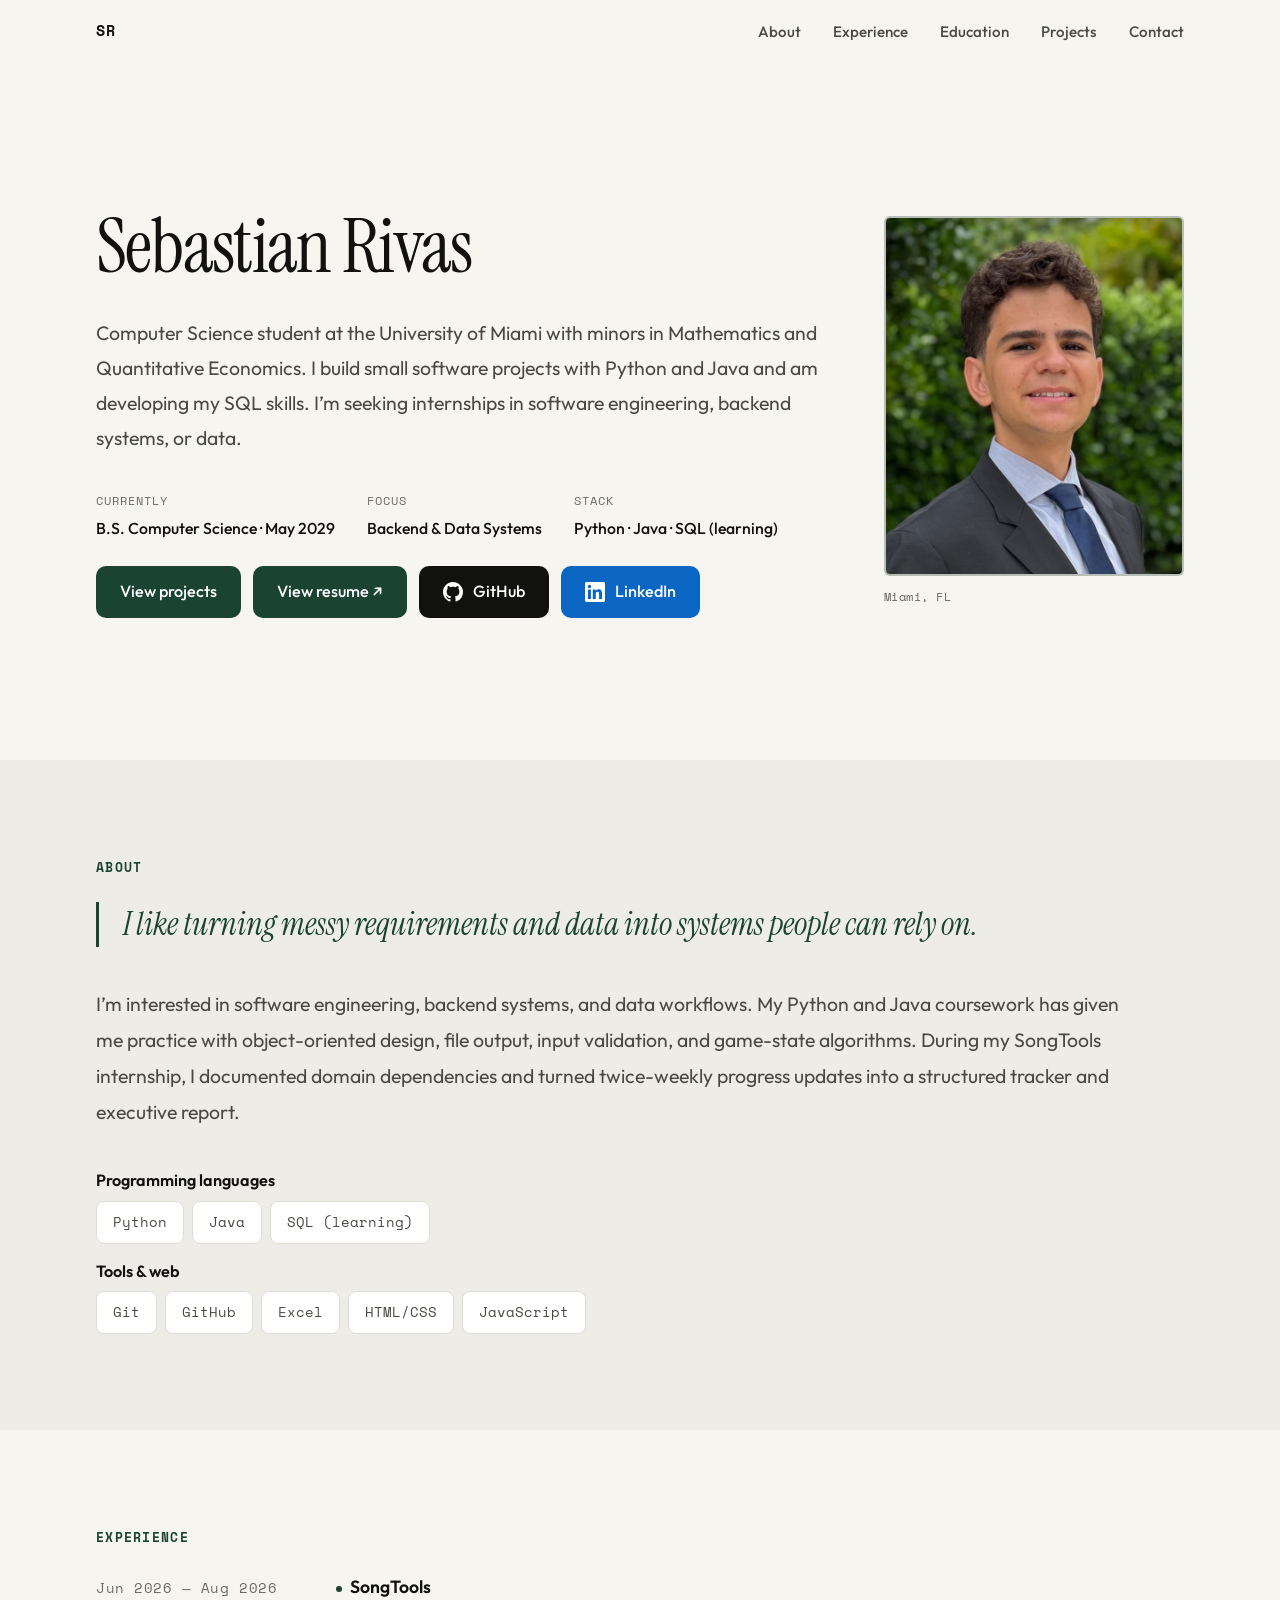
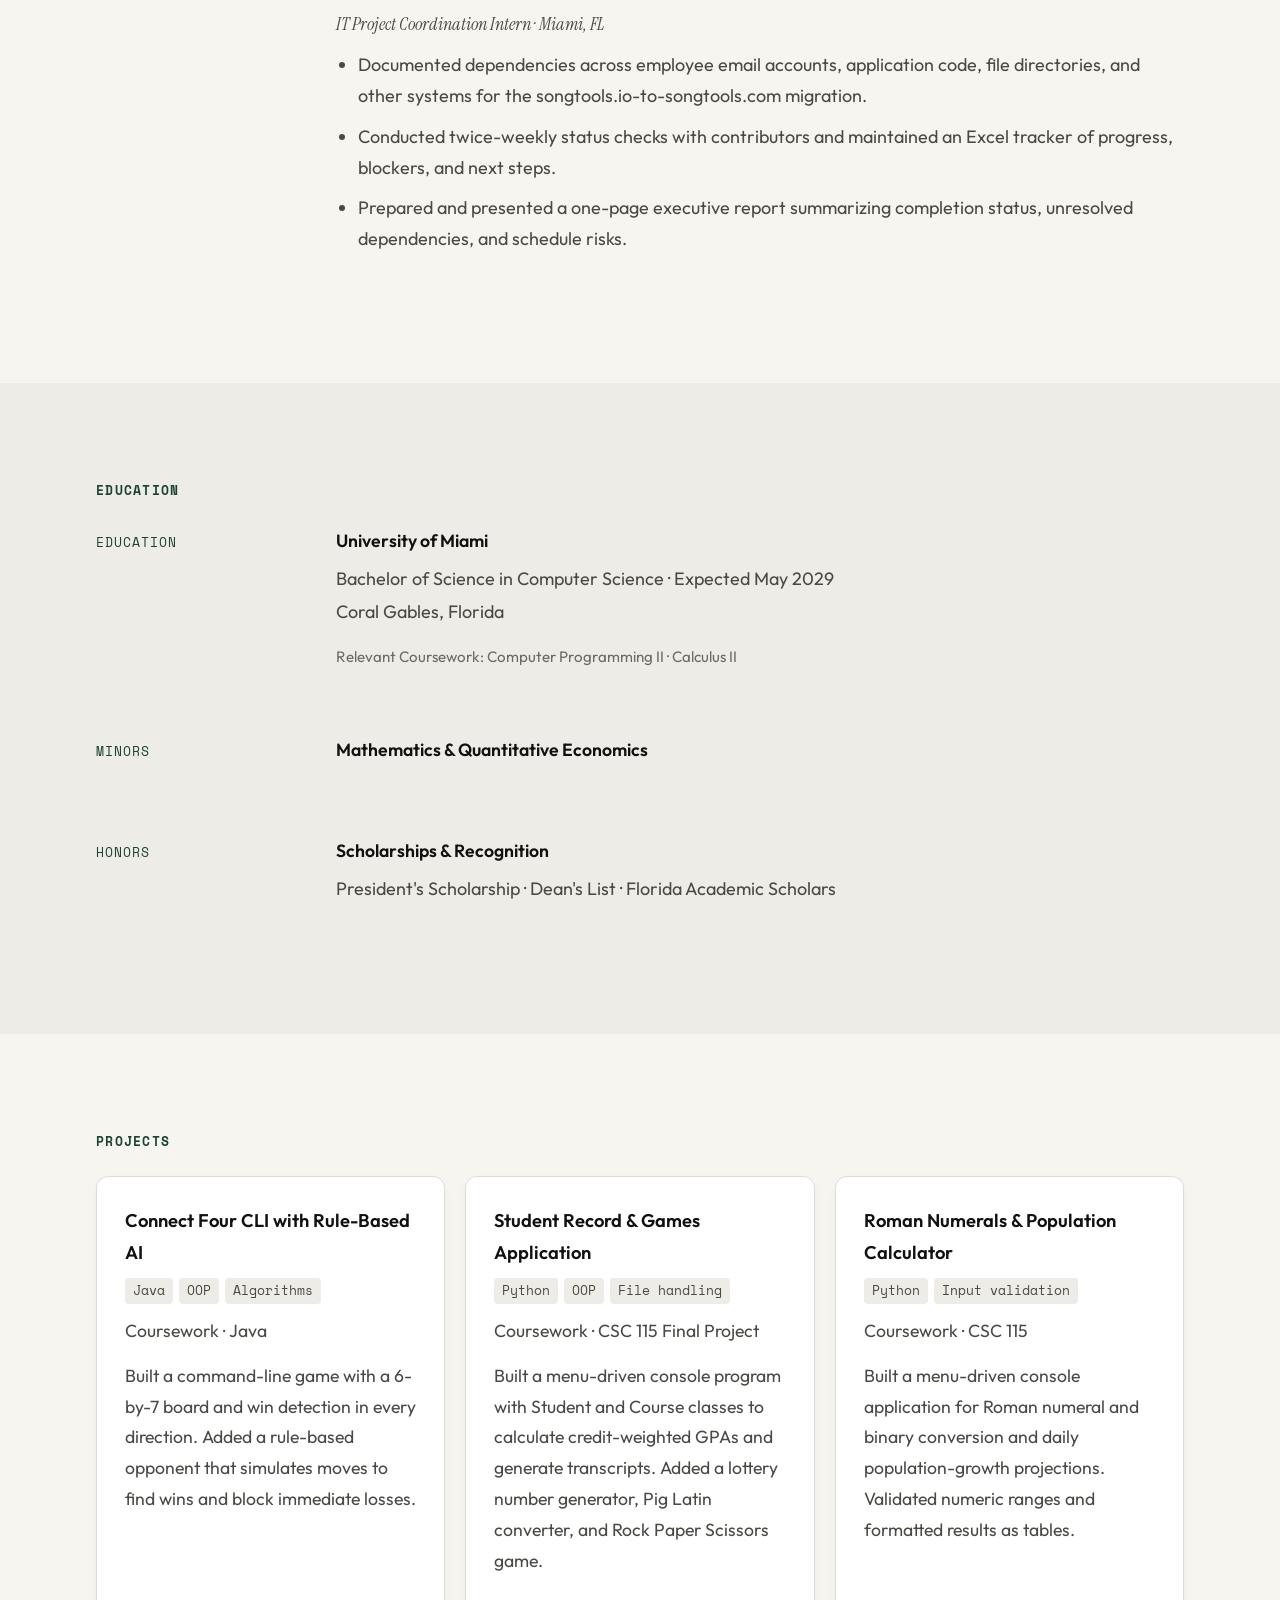
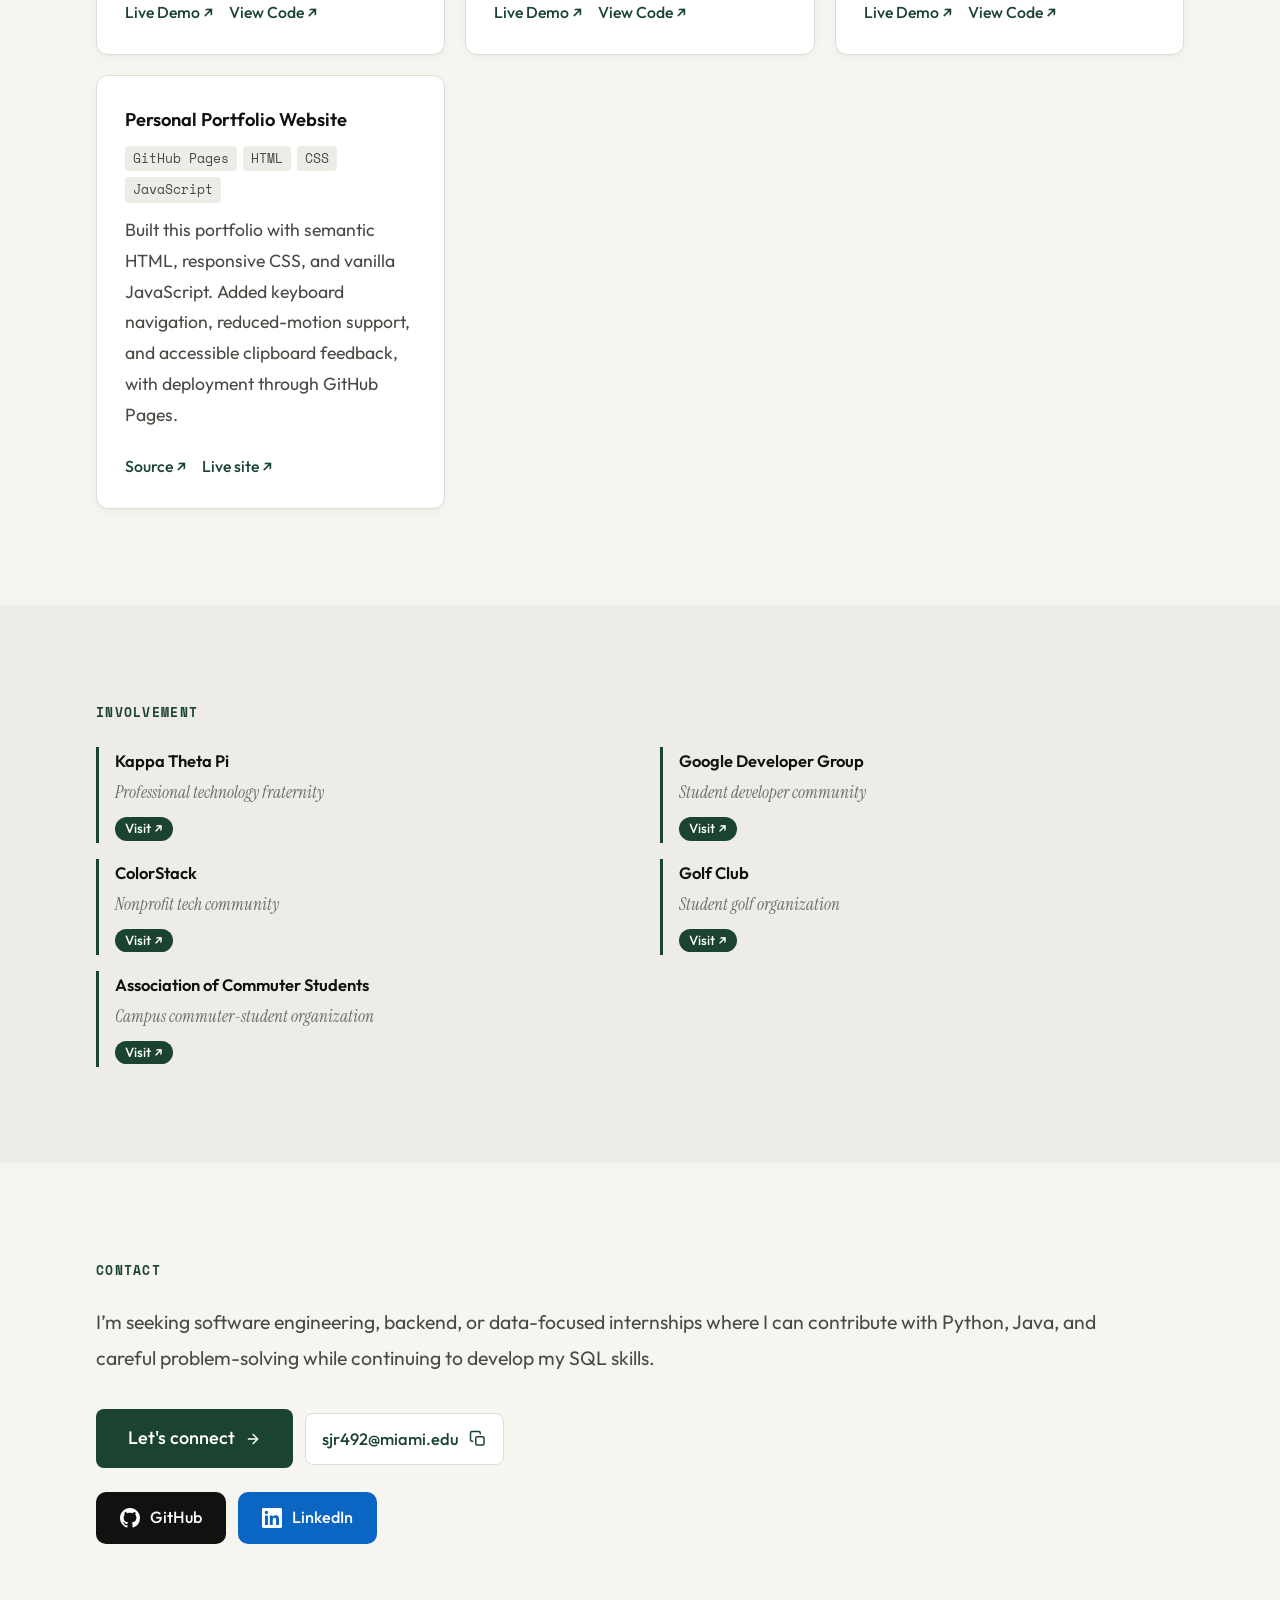
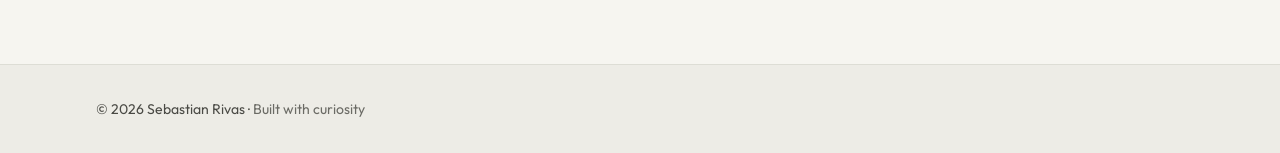
<file: index.html>
<!DOCTYPE html>
<html lang="en">
<head>
    <meta charset="UTF-8">
    <meta name="viewport" content="width=device-width, initial-scale=1.0">
    <title>Sebastian Rivas | Computer Science Student</title>
    <meta name="description" content="Computer Science student at the University of Miami interested in software engineering, backend systems, and data workflows.">
    <meta name="author" content="Sebastian Rivas">
    <link rel="canonical" href="https://sebastianjrivas.page/">
    <meta property="og:type" content="website">
    <meta property="og:url" content="https://sebastianjrivas.page/">
    <meta property="og:title" content="Sebastian Rivas | Computer Science Student">
    <meta property="og:description" content="Python and Java projects, professional experience, and education at the University of Miami.">
    <meta name="twitter:card" content="summary">
    <meta name="twitter:title" content="Sebastian Rivas | Computer Science Student">
    <meta name="twitter:description" content="Python and Java projects, professional experience, and education at the University of Miami.">
    <meta name="theme-color" content="#F6F5F0">
    <link rel="icon" type="image/x-icon" href="SR.ico">
    <link rel="preconnect" href="https://fonts.googleapis.com">
    <link rel="preconnect" href="https://fonts.gstatic.com" crossorigin>
    <link href="https://fonts.googleapis.com/css2?family=Instrument+Serif:ital@0;1&family=Outfit:wght@300;400;500;600;700&family=Space+Mono:ital,wght@0,400;0,700;1,400&display=swap" rel="stylesheet">
    <style>
        *, *::before, *::after { margin: 0; padding: 0; box-sizing: border-box; }

        :root {
            --bg: #F6F5F0;
            --bg-alt: #EDECE6;
            --surface: #FFFFFF;
            --text: #111110;
            --text-secondary: #4A4A45;
            --text-muted: #6B6B65;
            --accent: #1B4332;
            --accent-light: #2D6A4F;

            --border: #DDDDD5;
            --border-light: #EEEEEA;
            --card-shadow: 0 1px 3px rgba(0,0,0,0.04), 0 4px 12px rgba(0,0,0,0.03);
            --card-shadow-hover: 0 4px 16px rgba(0,0,0,0.08), 0 8px 32px rgba(0,0,0,0.04);

            --font-display: 'Instrument Serif', Georgia, serif;
            --font-body: 'Outfit', system-ui, sans-serif;
            --font-mono: 'Space Mono', 'Courier New', monospace;
            --ease: cubic-bezier(0.25, 1, 0.5, 1);
        }

        html {
            scroll-behavior: smooth;
            -webkit-font-smoothing: antialiased;
            font-size: 18px;
        }

        body {
            font-family: var(--font-body);
            background: var(--bg);
            color: var(--text);
            line-height: 1.72;
            overflow-x: hidden;
        }

        ::selection {
            background: var(--accent);
            color: #fff;
        }

        a {
            color: inherit;
            text-decoration: none;
        }

        a:focus-visible,
        button:focus-visible {
            outline: 2px solid var(--accent);
            outline-offset: 2px;
        }







        @keyframes fadeInUp {
            from { opacity: 0; transform: translateY(20px); }
            to { opacity: 1; transform: translateY(0); }
        }

        @keyframes fadeScale {
            from { opacity: 0; transform: translateY(20px) scale(0.98); }
            to { opacity: 1; transform: translateY(0) scale(1); }
        }

        @keyframes wordReveal {
            from { opacity: 0; transform: translateY(20px); }
            to { opacity: 1; transform: translateY(0); }
        }



        .container {
            width: 100%;
            max-width: 100%;
            margin: 0;
            padding: 0 96px;
        }

        section {
            padding: 96px 0;
        }

        .section-label {
            font-family: var(--font-mono);
            font-size: 0.72rem;
            font-weight: 700;
            text-transform: uppercase;
            letter-spacing: 0.1em;
            color: var(--accent);
            margin-bottom: 24px;
        }

        #about,
        #academics,
        #involvement,
        footer {
            background: var(--bg-alt);
        }

        #experience,
        #projects,
        #contact {
            background: var(--bg);
        }

        .nav {
            position: fixed;
            top: 0;
            left: 0;
            right: 0;
            z-index: 100;
            padding: 0 96px;
            height: 64px;
            display: flex;
            align-items: center;
            justify-content: space-between;
            background: rgba(246, 245, 240, 0.85);
            backdrop-filter: blur(14px);
            -webkit-backdrop-filter: blur(14px);
            border-bottom: 1px solid transparent;
            transition: border-color 0.3s var(--ease), backdrop-filter 0.3s var(--ease), -webkit-backdrop-filter 0.3s var(--ease);
            opacity: 0;
            transform: translateY(-12px);
        }

        .page-loaded .nav {
            animation: fadeInUp 0.6s var(--ease) 0ms both;
        }

        .nav.scrolled {
            border-bottom-color: var(--border);
            backdrop-filter: blur(22px);
            -webkit-backdrop-filter: blur(22px);
        }

        .nav-name {
            font-family: var(--font-mono);
            font-size: 0.86rem;
            font-weight: 700;
            letter-spacing: 0.08em;
            color: var(--text);
        }

        .nav-links {
            display: flex;
            gap: 32px;
            list-style: none;
        }

        .nav-links a {
            font-family: var(--font-body);
            font-size: 0.84rem;
            font-weight: 500;
            color: var(--text-secondary);
            position: relative;
            transition: color 0.3s var(--ease);
        }

        .nav-links a:hover {
            color: var(--text);
        }

        .nav-links a::after {
            content: '';
            position: absolute;
            bottom: -4px;
            left: 0;
            width: 0;
            height: 1px;
            background: var(--accent);
            transition: width 0.3s var(--ease);
        }

        .nav-links a:hover::after {
            width: 100%;
        }

        .nav-mobile-btn {
            display: none;
            background: none;
            border: none;
            font-size: 0.82rem;
            font-family: var(--font-body);
            font-weight: 500;
            color: var(--text-secondary);
            cursor: pointer;
            letter-spacing: 0.02em;
        }

        .mobile-menu {
            display: none;
            position: fixed;
            inset: 0;
            z-index: 101;
            background: var(--bg);
            flex-direction: column;
            align-items: flex-start;
            justify-content: center;
            padding: 48px;
            gap: 24px;
            opacity: 0;
            transition: opacity 0.3s var(--ease);
        }

        .mobile-menu.active { display: flex; opacity: 1; }

        .mobile-menu a {
            font-family: var(--font-display);
            font-size: 2rem;
            font-weight: 400;
            font-style: italic;
            color: var(--text);
            transition: color 0.3s var(--ease);
        }

        .mobile-menu a:hover { color: var(--accent); }

        .mobile-menu-close {
            position: absolute;
            top: 20px;
            right: 48px;
            background: none;
            border: none;
            font-family: var(--font-body);
            font-size: 0.82rem;
            color: var(--text-secondary);
            cursor: pointer;
        }

        .hero {
            min-height: min(100svh, 760px);
            padding-bottom: 0;
            display: flex;
            align-items: center;
            padding-top: 64px;
            background: var(--bg);
        }

        .hero-inner {
            padding: 64px 0;
            display: grid;
            grid-template-columns: 1fr 300px;
            gap: 64px;
            align-items: center;
        }

        .hero-text h1 {
            font-family: var(--font-display);
            font-size: clamp(2.8rem, 6vw, 4.2rem);
            font-weight: 400;
            letter-spacing: -0.02em;
            line-height: 1.08;
            color: var(--text);
            margin-bottom: 28px;
        }



        .hero-word {
            display: inline-block;
            opacity: 0;
            animation: wordReveal 0.5s var(--ease) forwards;
            animation-delay: var(--word-delay);
            animation-play-state: paused;
        }

        .page-loaded .hero-word {
            animation-play-state: running;
        }

        .hero-bio {
            font-family: var(--font-body);
            font-size: 1.08rem;
            color: var(--text-secondary);
            line-height: 1.8;
            max-width: 48rem;
            margin-bottom: 34px;
            opacity: 0;
            transform: translateY(20px);
        }

        .page-loaded .hero-bio {
            animation: fadeInUp 0.6s var(--ease) 600ms both;
        }

        .hero-meta {
            display: flex;
            gap: 32px;
            flex-wrap: wrap;
        }

        .hero-meta-item {
            display: flex;
            flex-direction: column;
            gap: 4px;
            opacity: 0;
            transform: translateY(20px);
        }

        .page-loaded .hero-meta-item:nth-child(1) { animation: fadeInUp 0.6s var(--ease) 800ms both; }
        .page-loaded .hero-meta-item:nth-child(2) { animation: fadeInUp 0.6s var(--ease) 900ms both; }
        .page-loaded .hero-meta-item:nth-child(3) { animation: fadeInUp 0.6s var(--ease) 1000ms both; }

        .hero-meta-label {
            font-family: var(--font-mono);
            font-size: 0.68rem;
            text-transform: uppercase;
            letter-spacing: 0.08em;
            color: var(--text-muted);
        }

        .hero-meta-value {
            font-family: var(--font-body);
            font-size: 0.88rem;
            font-weight: 500;
            color: var(--text);
        }

        .hero-meta-value a {
            color: var(--accent);
            border-bottom: 1px solid transparent;
            transition: border-color 0.3s var(--ease);
        }

        .hero-meta-value a:hover {
            border-bottom-color: var(--accent);
        }






        .hero-buttons,
        .contact-buttons {
            display: flex;
            gap: 12px;
            margin-top: 24px;
            flex-wrap: wrap;
        }

        .hero-buttons {
            opacity: 0;
            transform: translateY(20px);
        }

        .page-loaded .hero-buttons {
            animation: fadeInUp 0.6s var(--ease) 1100ms both;
        }

        .social-btn {
            display: inline-flex;
            align-items: center;
            gap: 10px;
            background: #111110;
            color: #FFFFFF;
            font-family: var(--font-body);
            font-size: 0.9rem;
            font-weight: 500;
            padding: 12px 24px;
            border-radius: 10px;
            transition: opacity 0.2s var(--ease), transform 0.2s var(--ease);
            cursor: pointer;
            text-decoration: none;

        }

        .social-btn:hover {
            opacity: 0.85;
            transform: translateY(-1px);
        }

        .social-btn svg {
            flex-shrink: 0;
        }

        .social-btn.linkedin-btn {
            background: #0A66C2;
        }

        .hero-photo-wrap {
            width: 300px;
            opacity: 0;
            transform: translateY(20px) scale(0.98);
            transition: transform 0.3s var(--ease);

        }

        .page-loaded .hero-photo-wrap {
            animation: fadeScale 0.7s var(--ease) 900ms both;
        }

        .hero-photo-wrap:hover {
            transform: scale(1.02);
        }

        .hero-photo {
            width: 100%;
            height: 360px;
            border: 2px solid rgba(27, 67, 50, 0.2);
            border-radius: 6px;
            overflow: hidden;
            background: var(--border);
        }

        .hero-photo img {
            width: 100%;
            height: 100%;
            object-fit: cover;
            display: block;
        }

        .hero-photo-caption {
            margin-top: 10px;
            font-family: var(--font-mono);
            font-size: 0.68rem;
            letter-spacing: 0.04em;
            color: var(--text-muted);
        }

        .about-pull-quote {
            font-family: var(--font-display);
            font-size: clamp(1.3rem, 2.5vw, 2rem);
            font-style: italic;
            color: var(--accent);
            border-left: 3px solid var(--accent);
            padding-left: 24px;
            margin-bottom: 40px;
            max-width: 56rem;
            line-height: 1.4;
        }

        .about-text {
            font-family: var(--font-body);
            font-size: 1.08rem;
            line-height: 1.85;
            color: var(--text-secondary);
            max-width: 58rem;
            font-weight: 400;
        }

        .about-text + .about-text {
            margin-top: 20px;
        }

        .about-aside {
            margin-top: 36px;
            display: flex;
            flex-direction: column;
            gap: 14px;
        }

        .about-aside-item {
            font-family: var(--font-body);
            font-size: 0.9rem;
            color: var(--text-secondary);
        }

        .about-aside-item h3 {
            font-size: inherit;
            display: block;
            font-weight: 600;
            color: var(--text);
            margin-bottom: 6px;
            font-family: var(--font-body);
        }

        .skills-grid {
            display: flex;
            flex-wrap: wrap;
            gap: 8px;
        }

        .skill-chip {
            background: var(--surface);
            border: 1px solid var(--border);
            padding: 8px 16px;
            border-radius: 8px;
            font-family: var(--font-mono);
            font-size: 0.8rem;
            transition: border-color 0.3s var(--ease), box-shadow 0.3s var(--ease), transform 0.3s var(--ease);

        }

        .skill-chip:hover {
            border-color: var(--accent);
            box-shadow: 0 2px 8px rgba(0,0,0,0.06);
            transform: scale(1.03);
        }

        .exp-list,
        .academics-list {
            display: flex;
            flex-direction: column;
        }

        .exp-item,
        .academic-item {
            padding: 32px 0;
            border-bottom: 1px solid var(--border-light);
            display: grid;
            grid-template-columns: 200px 1fr;
            gap: 40px;
            align-items: baseline;
        }

        .exp-item:first-child,
        .academic-item:first-child { padding-top: 0; }

        .exp-item:last-child,
        .academic-item:last-child { border-bottom: none; }

        .exp-date {
            font-family: var(--font-mono);
            font-size: 0.75rem;
            color: var(--text-muted);
            letter-spacing: 0.04em;
            padding-top: 3px;
        }

        .exp-content h3,
        .academic-content h3 {
            font-family: var(--font-body);
            font-size: 0.98rem;
            font-weight: 600;
            margin-bottom: 6px;
            color: var(--text);
        }

        .exp-content h3::before {
            content: '';
            width: 6px;
            height: 6px;
            border-radius: 50%;
            background: var(--accent);
            display: inline-block;
            margin-right: 8px;
            vertical-align: middle;
        }

        .exp-role {
            font-family: var(--font-display);
            font-style: italic;
            font-size: 1rem;
            color: var(--text-secondary);
            margin-bottom: 10px;
        }

        .exp-content p,
        .academic-content p {
            font-family: var(--font-body);
            font-size: 1rem;
            color: var(--text-secondary);
            line-height: 1.85;
        }

        .academic-type {
            font-family: var(--font-mono);
            font-size: 0.72rem;
            text-transform: uppercase;
            letter-spacing: 0.08em;
            color: var(--accent);
            padding-top: 3px;
        }

        .courses {
            margin-top: 14px;
            font-family: var(--font-body);
            font-size: 0.84rem;
            color: var(--text-muted);
            line-height: 1.8;
        }

        .projects-grid {
            display: grid;
            grid-template-columns: repeat(auto-fit, minmax(320px, 1fr));
            gap: 20px;
        }

        .project-card {
            background: var(--surface);
            border: 1px solid var(--border);
            border-radius: 12px;
            padding: 28px;
            box-shadow: var(--card-shadow);
            transition: box-shadow 0.3s var(--ease), border-color 0.3s var(--ease), transform 0.3s var(--ease);

        }

        .project-card:hover {
            box-shadow: var(--card-shadow-hover);
            border-color: var(--accent);
            transform: translateY(-2px);
        }



        .project-header {
            display: flex;
            justify-content: space-between;
            gap: 12px;
            align-items: flex-start;
            margin-bottom: 10px;
        }

        .project-card h3 {
            font-family: var(--font-body);
            font-size: 1.02rem;
            font-weight: 600;
            color: var(--text);
        }

        .project-tech {
            display: flex;
            flex-wrap: wrap;
            gap: 6px;
            margin-bottom: 12px;
        }

        .project-tech span {
            font-family: var(--font-mono);
            font-size: 0.7rem;
            background: var(--bg-alt);
            border-radius: 4px;
            padding: 2px 8px;
            color: var(--text-secondary);
        }

        .project-card p {
            font-family: var(--font-body);
            font-size: 0.98rem;
            color: var(--text-secondary);
            line-height: 1.75;
            margin-bottom: 14px;
        }

        .project-link {
            display: inline-flex;
            align-items: center;
            gap: 8px;
            color: var(--accent);
            font-family: var(--font-body);
            font-size: 0.88rem;
            font-weight: 500;
        }

        .project-link svg {
            transition: transform 0.3s var(--ease);
        }

        .project-link:hover svg {
            transform: translateX(3px);
        }

        .involvement-list {
            display: grid;
            grid-template-columns: repeat(2, minmax(0, 1fr));
            gap: 16px 40px;
        }

        .involvement-item {
            border-left: 3px solid var(--accent);
            padding-left: 16px;
        }

        .involvement-item h3 {
            font-family: var(--font-body);
            font-size: 0.92rem;
            font-weight: 600;
            color: var(--text);
            margin-bottom: 2px;
        }

        .involvement-item p {
            font-family: var(--font-display);
            font-size: 0.95rem;
            color: var(--text-muted);
            font-style: italic;
        }

        .involvement-link {
            display: inline-flex;
            align-items: center;
            gap: 6px;
            margin-top: 10px;
            padding: 5px 10px;
            border-radius: 999px;
            background: var(--accent);
            color: #fff;
            font-family: var(--font-body);
            font-size: 0.74rem;
            font-weight: 500;
            line-height: 1;
            transition: background 0.3s var(--ease);
        }

        .involvement-link:hover {
            background: var(--accent-light);
        }

        #contact {
            padding-bottom: 120px;
        }

        .contact-text {
            font-family: var(--font-body);
            font-size: 1.08rem;
            color: var(--text-secondary);
            line-height: 1.85;
            max-width: 56rem;
            margin-bottom: 32px;
        }

        .contact-actions {
            display: flex;
            align-items: center;
            flex-wrap: wrap;
            gap: 12px;
        }

        .cta-btn {
            display: inline-flex;
            align-items: center;
            gap: 10px;
            background: var(--accent);
            color: #fff;
            font-family: var(--font-body);
            font-size: 1rem;
            font-weight: 500;
            padding: 14px 32px;
            border-radius: 8px;
            transition: background 0.3s var(--ease);

        }

        .cta-btn:hover {
            background: var(--accent-light);
        }

        .cta-btn svg {
            transition: transform 0.3s var(--ease);
        }

        .cta-btn:hover svg {
            transform: translateX(3px);
        }

        .email-copy {
            position: relative;
            display: inline-flex;
            align-items: center;
            gap: 10px;
            min-height: 52px;
            padding: 12px 16px;
            border: 1px solid var(--border);
            border-radius: 8px;
            background: var(--surface);
            color: var(--accent);
            font-family: var(--font-body);
            font-size: 0.92rem;
            font-weight: 500;
            cursor: pointer;
            transition: border-color 0.25s var(--ease), background 0.25s var(--ease), transform 0.25s var(--ease);
        }

        .email-copy:hover {
            border-color: var(--accent);
            background: rgba(27, 67, 50, 0.04);
            transform: translateY(-1px);
        }

        .email-copy:active {
            transform: translateY(0);
        }

        .email-copy-icon {
            position: relative;
            display: grid;
            width: 18px;
            height: 18px;
            place-items: center;
        }

        .email-copy-icon svg {
            position: absolute;
            width: 18px;
            height: 18px;
            transition: opacity 0.24s var(--ease), transform 0.24s var(--ease);
        }

        .email-copy-icon .copy-check {
            opacity: 0;
            transform: scale(0.55) rotate(-12deg);
        }

        .email-copy.show-toast .copy-icon {
            opacity: 0;
            transform: scale(0.55) rotate(12deg);
        }

        .email-copy.show-toast .copy-check {
            opacity: 1;
            transform: scale(1) rotate(0);
        }

        .email-copy .copied-toast {
            position: absolute;
            top: calc(100% + 8px);
            left: 50%;
            transform: translate(-50%, -4px);
            padding: 3px 7px;
            border-radius: 4px;
            background: var(--accent);
            color: #fff;
            font-family: var(--font-mono);
            font-size: 0.62rem;
            letter-spacing: 0.03em;
            line-height: 1.2;
            opacity: 0;
            pointer-events: none;
            white-space: nowrap;
        }

        .email-copy.show-toast .copied-toast {
            animation: copyToast 0.25s var(--ease) forwards;
        }

        @keyframes copyToast {
            to {
                opacity: 1;
                transform: translate(-50%, 0);
            }
        }

        footer {
            padding: 32px 0;
            border-top: 1px solid var(--border);
        }

        footer p {
            font-family: var(--font-body);
            font-size: 0.78rem;
            color: var(--text-secondary);
        }

        .reveal {
            opacity: 0;
            transform: translateY(24px);
            transition: opacity 0.7s var(--ease), transform 0.7s var(--ease);
        }

        .reveal.visible {
            opacity: 1;
            transform: translateY(0);
        }

        @media (max-width: 1024px) {
            .nav,
            .container { padding: 0 48px; }

            .hero-inner {
                grid-template-columns: 1fr;
                gap: 36px;
                padding: 84px 0 56px;
            }

            .hero-photo-wrap {
                order: -1;
                width: 240px;
            }

            .hero-photo {
                height: 300px;
            }

            .projects-grid {
                grid-template-columns: repeat(2, minmax(0, 1fr));
            }
        }

        @media (max-width: 767px) {
            html { font-size: 16px; }

            .nav,
            .container { padding: 0 24px; }

            .nav-links { display: none; }
            .nav-mobile-btn { display: block; }

            section { padding: 64px 0; }

            .hero-inner {
                padding: 70px 0 50px;
                grid-template-columns: 1fr;
            }

            .hero-photo-wrap {
                width: 160px;
                order: -1;
            }

            .hero-photo {
                width: 160px;
                height: 200px;
            }

            .hero-meta {
                gap: 20px;
            }

            .projects-grid {
                grid-template-columns: 1fr;
            }

            .social-btn {
                width: 100%;
                justify-content: center;
            }

            .hero-buttons,
            .contact-buttons {
                flex-direction: column;
            }

            .exp-item,
            .academic-item {
                grid-template-columns: 1fr;
                gap: 8px;
            }

            .involvement-list {
                grid-template-columns: 1fr;
            }

            .mobile-menu { padding: 24px; }
            .mobile-menu-close { right: 24px; }
        }

        @media (max-width: 479px) {
            .nav,
            .container { padding: 0 20px; }

            .hero-text h1 { font-size: 1.8rem; }

            .about-pull-quote { font-size: 1.3rem; }

            .skill-chip {
                padding: 6px 12px;
            }

            .social-btn {
                width: 100%;
            }
        }

        section { scroll-margin-top: 80px; }
        .nav, .hero-word, .hero-bio, .hero-meta-item, .hero-buttons, .hero-photo-wrap, .reveal { opacity: 1; transform: none; }
        .hero-word { animation: none; }
        .page-loaded .hero-word { animation: wordReveal 0.5s var(--ease) backwards; animation-delay: var(--word-delay); }
        .project-card { display: flex; flex-direction: column; }
        .project-actions { display: flex; flex-wrap: wrap; gap: 16px; margin-top: auto; padding-top: 8px; }
        .project-kind, .source-note { font-size: 0.8rem; color: var(--text-muted); }
        .exp-bullets { padding-left: 1.2rem; color: var(--text-secondary); }
        .exp-bullets li + li { margin-top: 10px; }
        .secondary-btn { background: var(--accent); }
        .sr-only { position: absolute; width: 1px; height: 1px; padding: 0; margin: -1px; overflow: hidden; clip-path: inset(50%); white-space: nowrap; border: 0; }
        .skip-link { position: fixed; top: 8px; left: 8px; z-index: 102; padding: 10px 16px; background: var(--accent); color: white; transform: translateY(-160%); }
        .skip-link:focus { transform: none; }
        .nav-mobile-btn, .email-copy { display: none; }
        .interactive .email-copy { display: inline-flex; }
        @media (max-width: 767px) {
            .interactive .nav-mobile-btn { display: block; }
            body:not(.interactive) .nav { height: auto; min-height: 64px; flex-wrap: wrap; gap: 8px; }
            body:not(.interactive) .nav-links { display: flex; flex-wrap: wrap; gap: 12px; }
            .mobile-menu { overflow-y: auto; gap: 16px; }
        }
        @media (prefers-reduced-motion: reduce) {
            html { scroll-behavior: auto; }
            *, *::before, *::after { animation: none !important; transition: none !important; }
            .nav, .hero-word, .hero-bio, .hero-meta-item, .hero-buttons, .hero-photo-wrap, .reveal { opacity: 1; transform: none; }
        }
    </style>
</head>
<body>
    <a class="skip-link" href="#main-content">Skip to content</a>

    <nav class="nav" id="nav">
        <a href="#home" class="nav-name" aria-label="Home">SR</a>
        <ul class="nav-links">
            <li><a href="#about">About</a></li>
            <li><a href="#experience">Experience</a></li>
            <li><a href="#academics">Education</a></li>
            <li><a href="#projects">Projects</a></li>
            <li><a href="#contact">Contact</a></li>
        </ul>
        <button class="nav-mobile-btn" id="menuBtn" type="button" aria-label="Open menu" aria-controls="mobileMenu" aria-expanded="false">Menu</button>
    </nav>

    <div class="mobile-menu" id="mobileMenu" role="dialog" aria-modal="true" aria-label="Navigation" aria-hidden="true">
        <button class="mobile-menu-close" id="menuClose" type="button" aria-label="Close menu">Close</button>
        <a href="#about" class="mobile-link">About</a>
        <a href="#experience" class="mobile-link">Experience</a>
        <a href="#academics" class="mobile-link">Education</a>
        <a href="#projects" class="mobile-link">Projects</a>
        <a href="#contact" class="mobile-link">Contact</a>
    </div>

    <main id="main-content" tabindex="-1">
        <section class="hero" id="home" aria-labelledby="home-heading">
            <div class="container">
                <div class="hero-inner">
                    <div class="hero-text">
                        <h1 id="home-heading">
                            <span class="hero-word" style="--word-delay: 200ms;">Sebastian</span>
                            <span class="hero-word" style="--word-delay: 250ms;">Rivas</span>
                        </h1>
                        <p class="hero-bio">Computer Science student at the University of Miami with minors in Mathematics and Quantitative Economics. I build small software projects with Python and Java and am developing my SQL skills. I’m seeking internships in software engineering, backend systems, or data.</p>
                        <div class="hero-meta">
                            <div class="hero-meta-item">
                                <span class="hero-meta-label">Currently</span>
                                <span class="hero-meta-value">B.S. Computer Science · May 2029</span>
                            </div>
                            <div class="hero-meta-item">
                                <span class="hero-meta-label">Focus</span>
                                <span class="hero-meta-value">Backend &amp; Data Systems</span>
                            </div>
                            <div class="hero-meta-item">
                                <span class="hero-meta-label">Stack</span>
                                <span class="hero-meta-value">Python · Java · SQL (learning)</span>
                            </div>
                        </div>
                        <div class="hero-buttons">
                            <a href="#projects" class="social-btn secondary-btn">View projects</a>
                            <a href="Sebastian-Rivas-Resume.pdf" target="_blank" rel="noopener noreferrer" class="social-btn secondary-btn" aria-label="View Sebastian Rivas resume (PDF)">View resume ↗</a>
                            <a href="https://github.com/sjr492" target="_blank" rel="noopener noreferrer" class="social-btn">
                                <svg width="20" height="20" viewBox="0 0 24 24" fill="white" xmlns="http://www.w3.org/2000/svg" aria-hidden="true">
                                    <path d="M12 0C5.37 0 0 5.37 0 12c0 5.31 3.435 9.795 8.205 11.385.6.105.825-.255.825-.57 0-.285-.015-1.23-.015-2.235-3.015.555-3.795-.735-4.035-1.41-.135-.345-.72-1.41-1.23-1.695-.42-.225-1.02-.78-.015-.795.945-.015 1.62.87 1.845 1.23 1.08 1.815 2.805 1.305 3.495.99.105-.78.42-1.305.765-1.605-2.67-.3-5.46-1.335-5.46-5.925 0-1.305.465-2.385 1.23-3.225-.12-.3-.54-1.53.12-3.18 0 0 1.005-.315 3.3 1.23.96-.27 1.98-.405 3-.405s2.04.135 3 .405c2.295-1.56 3.3-1.23 3.3-1.23.66 1.65.24 2.88.12 3.18.765.84 1.23 1.905 1.23 3.225 0 4.605-2.805 5.625-5.475 5.925.435.375.81 1.095.81 2.22 0 1.605-.015 2.895-.015 3.3 0 .315.225.69.825.57A12.02 12.02 0 0024 12c0-6.63-5.37-12-12-12z"/>
                                </svg>
                                GitHub
                            </a>
                            <a href="https://www.linkedin.com/in/sebastianjrivas/" target="_blank" rel="noopener noreferrer" class="social-btn linkedin-btn">
                                <svg width="20" height="20" viewBox="0 0 24 24" fill="white" xmlns="http://www.w3.org/2000/svg" aria-hidden="true">
                                    <path d="M20.447 20.452h-3.554v-5.569c0-1.328-.027-3.037-1.852-3.037-1.853 0-2.136 1.445-2.136 2.939v5.667H9.351V9h3.414v1.561h.046c.477-.9 1.637-1.85 3.37-1.85 3.601 0 4.267 2.37 4.267 5.455v6.286zM5.337 7.433a2.062 2.062 0 01-2.063-2.065 2.064 2.064 0 112.063 2.065zm1.782 13.019H3.555V9h3.564v11.452zM22.225 0H1.771C.792 0 0 .774 0 1.729v20.542C0 23.227.792 24 1.771 24h20.451C23.2 24 24 23.227 24 22.271V1.729C24 .774 23.2 0 22.222 0h.003z"/>
                                </svg>
                                LinkedIn
                            </a>
                        </div>
                    </div>
                    <div class="hero-photo-wrap">
                        <div class="hero-photo">
                            <img src="sebastian-rivas.jpg" alt="Sebastian Rivas" width="800" height="800" decoding="async">
                        </div>
                        <div class="hero-photo-caption">Miami, FL</div>
                    </div>
                </div>
            </div>
        </section>

        <section id="about" aria-labelledby="about-heading">
            <div class="container">
                <h2 id="about-heading" class="section-label reveal">About</h2>
                <p class="about-pull-quote reveal">I like turning messy requirements and data into systems people can rely on.</p>
                <p class="about-text reveal">I’m interested in software engineering, backend systems, and data workflows. My Python and Java coursework has given me practice with object-oriented design, file output, input validation, and game-state algorithms. During my SongTools internship, I documented domain dependencies and turned twice-weekly progress updates into a structured tracker and executive report.</p>
                <div class="about-aside reveal">
                    <div class="about-aside-item">
                        <h3>Programming languages</h3>
                        <div class="skills-grid">
                            <span class="skill-chip">Python</span>
                            <span class="skill-chip">Java</span>
                            <span class="skill-chip">SQL (learning)</span>
                        </div>
                    </div>
                    <div class="about-aside-item">
                        <h3>Tools &amp; web</h3>
                        <div class="skills-grid">
                            <span class="skill-chip">Git</span>
                            <span class="skill-chip">GitHub</span>
                            <span class="skill-chip">Excel</span>
                            <span class="skill-chip">HTML/CSS</span>
                            <span class="skill-chip">JavaScript</span>

                        </div>
                    </div>
                </div>
            </div>
        </section>

        <section id="experience" aria-labelledby="experience-heading">
            <div class="container">
                <h2 id="experience-heading" class="section-label reveal">Experience</h2>
                <div class="exp-list">
                    <div class="exp-item reveal">
                        <div class="exp-date">Jun 2026 — Aug 2026</div>
                        <div class="exp-content">
                            <h3>SongTools</h3>
                            <div class="exp-role">IT Project Coordination Intern · Miami, FL</div>
                            <ul class="exp-bullets">
                                <li>Documented dependencies across employee email accounts, application code, file directories, and other systems for the songtools.io-to-songtools.com migration.</li>
                                <li>Conducted twice-weekly status checks with contributors and maintained an Excel tracker of progress, blockers, and next steps.</li>
                                <li>Prepared and presented a one-page executive report summarizing completion status, unresolved dependencies, and schedule risks.</li>
                            </ul>
                        </div>
                    </div>
                </div>
            </div>
        </section>

        <section id="academics" aria-labelledby="academics-heading">
            <div class="container">
                <h2 id="academics-heading" class="section-label reveal">Education</h2>
                <div class="academics-list">
                    <div class="academic-item reveal">
                        <div class="academic-type">Education</div>
                        <div class="academic-content">
                            <h3>University of Miami</h3>
                            <p>Bachelor of Science in Computer Science · Expected May 2029</p>
                            <p>Coral Gables, Florida</p>
                            <div class="courses">Relevant Coursework: Computer Programming II · Calculus II</div>
                        </div>
                    </div>
                    <div class="academic-item reveal">
                        <div class="academic-type">Minors</div>
                        <div class="academic-content">
                            <h3>Mathematics &amp; Quantitative Economics</h3>
                        </div>
                    </div>
                    <div class="academic-item reveal">
                        <div class="academic-type">Honors</div>
                        <div class="academic-content">
                            <h3>Scholarships &amp; Recognition</h3>
                            <p>President's Scholarship · Dean's List · Florida Academic Scholars</p>
                        </div>
                    </div>
                </div>
            </div>
        </section>

        <section id="projects" aria-labelledby="projects-heading">
            <div class="container">
                <h2 id="projects-heading" class="section-label reveal">Projects</h2>
                <div class="projects-grid">
                    <article class="project-card reveal">
                        <div class="project-header">
                            <h3>Connect Four CLI with Rule-Based AI</h3>
                        </div>
                        <div class="project-tech">
                            <span>Java</span>
                            <span>OOP</span>
                            <span>Algorithms</span>
                        </div>
                        <p class="project-kind">Coursework · Java</p>
                        <p>Built a command-line game with a 6-by-7 board and win detection in every direction. Added a rule-based opponent that simulates moves to find wins and block immediate losses.</p>
                        <div class="project-actions"><a class="project-link" href="demos/connect-four.html" aria-label="Live Demo for Connect Four CLI with Rule-Based AI">Live Demo ↗</a><a class="project-link" href="https://github.com/sjr492/Connect-Four-Game" target="_blank" rel="noopener noreferrer" aria-label="View Code for Connect Four CLI with Rule-Based AI">View Code ↗</a></div>
                    </article>
                    <article class="project-card reveal">
                        <div class="project-header">
                            <h3>Student Record &amp; Games Application</h3>
                        </div>
                        <div class="project-tech"><span>Python</span><span>OOP</span><span>File handling</span></div>
                        <p class="project-kind">Coursework · CSC 115 Final Project</p>
                        <p>Built a menu-driven console program with Student and Course classes to calculate credit-weighted GPAs and generate transcripts. Added a lottery number generator, Pig Latin converter, and Rock Paper Scissors game.</p>
                        <div class="project-actions"><a class="project-link" href="demos/student-record.html" aria-label="Live Demo for Student Record and Games Application">Live Demo ↗</a><a class="project-link" href="https://github.com/sjr492/Student-Record-and-Games-Application" target="_blank" rel="noopener noreferrer" aria-label="View Code for Student Record and Games Application">View Code ↗</a></div>
                    </article>
                    <article class="project-card reveal">
                        <div class="project-header">
                            <h3>Roman Numerals &amp; Population Calculator</h3>
                        </div>
                        <div class="project-tech"><span>Python</span><span>Input validation</span></div>
                        <p class="project-kind">Coursework · CSC 115</p>
                        <p>Built a menu-driven console application for Roman numeral and binary conversion and daily population-growth projections. Validated numeric ranges and formatted results as tables.</p>
                        <div class="project-actions"><a class="project-link" href="demos/calculator.html" aria-label="Live Demo for Roman Numerals and Population Calculator">Live Demo ↗</a><a class="project-link" href="https://github.com/sjr492/Roman-Numerals-Population-Calculator" target="_blank" rel="noopener noreferrer" aria-label="View Code for Roman Numerals and Population Calculator">View Code ↗</a></div>
                    </article>
                    <article class="project-card reveal">
                        <div class="project-header">
                            <h3>Personal Portfolio Website</h3>
                        </div>
                        <div class="project-tech">
                            <span>GitHub Pages</span>
                            <span>HTML</span>
                            <span>CSS</span>
                            <span>JavaScript</span>
                        </div>
                        <p>Built this portfolio with semantic HTML, responsive CSS, and vanilla JavaScript. Added keyboard navigation, reduced-motion support, and accessible clipboard feedback, with deployment through GitHub Pages.</p>
                        <div class="project-actions"><a class="project-link" href="https://github.com/sjr492/sjr492.github.io" target="_blank" rel="noopener noreferrer" aria-label="Source for Personal Portfolio Website">Source ↗</a><a class="project-link" href="https://sebastianjrivas.page/">Live site ↗</a></div>
                    </article>
                </div>
            </div>
        </section>

        <section id="involvement" aria-labelledby="involvement-heading">
            <div class="container">
                <h2 id="involvement-heading" class="section-label reveal">Involvement</h2>
                <div class="involvement-list reveal">
                    <article class="involvement-item">
                        <h3>Kappa Theta Pi</h3>
                        <p>Professional technology fraternity</p>
                        <a class="involvement-link" href="https://www.ktpmiami.com/" target="_blank" rel="noopener noreferrer">Visit ↗</a>
                    </article>
                    <article class="involvement-item">
                        <h3>Google Developer Group</h3>
                        <p>Student developer community</p>
                        <a class="involvement-link" href="https://miami.campuslabs.com/engage/organization/developerstudentclub" target="_blank" rel="noopener noreferrer">Visit ↗</a>
                    </article>
                    <article class="involvement-item">
                        <h3>ColorStack</h3>
                        <p>Nonprofit tech community</p>
                        <a class="involvement-link" href="https://www.colorstack.org/" target="_blank" rel="noopener noreferrer">Visit ↗</a>
                    </article>
                    <article class="involvement-item">
                        <h3>Golf Club</h3>
                        <p>Student golf organization</p>
                        <a class="involvement-link" href="https://miami.campuslabs.com/engage/organization/club_golf" target="_blank" rel="noopener noreferrer">Visit ↗</a>
                    </article>
                    <article class="involvement-item">
                        <h3>Association of Commuter Students</h3>
                        <p>Campus commuter-student organization</p>
                        <a class="involvement-link" href="https://miami.campuslabs.com/engage/organization/association-of-commuter-students-acs" target="_blank" rel="noopener noreferrer">Visit ↗</a>
                    </article>
                </div>
            </div>
        </section>

        <section id="contact" aria-labelledby="contact-heading">
            <div class="container">
                <h2 id="contact-heading" class="section-label reveal">Contact</h2>
                <p class="contact-text reveal">I’m seeking software engineering, backend, or data-focused internships where I can contribute with Python, Java, and careful problem-solving while continuing to develop my SQL skills.</p>
                <div class="contact-actions reveal">
                    <a href="mailto:sjr492@miami.edu" class="cta-btn">
                        Let's connect
                        <svg width="16" height="16" viewBox="0 0 24 24" fill="none" stroke="currentColor" stroke-width="2" stroke-linecap="round" xmlns="http://www.w3.org/2000/svg" aria-hidden="true">
                            <path d="M5 12h14M12 5l7 7-7 7"></path>
                        </svg>
                    </a>
                    <button class="email-copy" type="button" data-email="sjr492@miami.edu" aria-label="Copy sjr492@miami.edu to clipboard">
                        <span>sjr492@miami.edu</span>
                        <span class="email-copy-icon" aria-hidden="true">
                            <svg class="copy-icon" viewBox="0 0 24 24" fill="none" stroke="currentColor" stroke-width="2" stroke-linecap="round" stroke-linejoin="round" xmlns="http://www.w3.org/2000/svg">
                                <rect x="9" y="9" width="11" height="11" rx="2"></rect>
                                <path d="M5 15H4a2 2 0 0 1-2-2V4a2 2 0 0 1 2-2h9a2 2 0 0 1 2 2v1"></path>
                            </svg>
                            <svg class="copy-check" viewBox="0 0 24 24" fill="none" stroke="currentColor" stroke-width="2.5" stroke-linecap="round" stroke-linejoin="round" xmlns="http://www.w3.org/2000/svg">
                                <path d="m5 12 4 4L19 6"></path>
                            </svg>
                        </span>
                        <span class="copied-toast" aria-hidden="true">Copied!</span>
                    </button>
                </div>
                <span id="copy-status" class="sr-only" role="status" aria-live="polite"></span>
                <div class="contact-buttons reveal">
                    <a href="https://github.com/sjr492" target="_blank" rel="noopener noreferrer" class="social-btn">
                        <svg width="20" height="20" viewBox="0 0 24 24" fill="white" xmlns="http://www.w3.org/2000/svg" aria-hidden="true">
                            <path d="M12 0C5.37 0 0 5.37 0 12c0 5.31 3.435 9.795 8.205 11.385.6.105.825-.255.825-.57 0-.285-.015-1.23-.015-2.235-3.015.555-3.795-.735-4.035-1.41-.135-.345-.72-1.41-1.23-1.695-.42-.225-1.02-.78-.015-.795.945-.015 1.62.87 1.845 1.23 1.08 1.815 2.805 1.305 3.495.99.105-.78.42-1.305.765-1.605-2.67-.3-5.46-1.335-5.46-5.925 0-1.305.465-2.385 1.23-3.225-.12-.3-.54-1.53.12-3.18 0 0 1.005-.315 3.3 1.23.96-.27 1.98-.405 3-.405s2.04.135 3 .405c2.295-1.56 3.3-1.23 3.3-1.23.66 1.65.24 2.88.12 3.18.765.84 1.23 1.905 1.23 3.225 0 4.605-2.805 5.625-5.475 5.925.435.375.81 1.095.81 2.22 0 1.605-.015 2.895-.015 3.3 0 .315.225.69.825.57A12.02 12.02 0 0024 12c0-6.63-5.37-12-12-12z"/>
                        </svg>
                        GitHub
                    </a>
                    <a href="https://www.linkedin.com/in/sebastianjrivas/" target="_blank" rel="noopener noreferrer" class="social-btn linkedin-btn">
                        <svg width="20" height="20" viewBox="0 0 24 24" fill="white" xmlns="http://www.w3.org/2000/svg" aria-hidden="true">
                            <path d="M20.447 20.452h-3.554v-5.569c0-1.328-.027-3.037-1.852-3.037-1.853 0-2.136 1.445-2.136 2.939v5.667H9.351V9h3.414v1.561h.046c.477-.9 1.637-1.85 3.37-1.85 3.601 0 4.267 2.37 4.267 5.455v6.286zM5.337 7.433a2.062 2.062 0 01-2.063-2.065 2.064 2.064 0 112.063 2.065zm1.782 13.019H3.555V9h3.564v11.452zM22.225 0H1.771C.792 0 0 .774 0 1.729v20.542C0 23.227.792 24 1.771 24h20.451C23.2 24 24 23.227 24 22.271V1.729C24 .774 23.2 0 22.222 0h.003z"/>
                        </svg>
                        LinkedIn
                    </a>
                </div>
            </div>
        </section>
    </main>

    <footer>
        <div class="container">
            <p>&copy; <span id="footerYear">2026</span> Sebastian Rivas &middot; <span style="color: var(--text-muted)">Built with curiosity</span></p>
        </div>
    </footer>

    <script>
        (() => {
            const nav = document.getElementById('nav');
            const menuBtn = document.getElementById('menuBtn');
            const menuClose = document.getElementById('menuClose');
            const mobileMenu = document.getElementById('mobileMenu');
            const footerYear = document.getElementById('footerYear');

            if (footerYear) {
                footerYear.textContent = String(new Date().getFullYear());
            }

            let pageLoadedApplied = false;
            const setPageLoaded = () => {
                if (pageLoadedApplied) {
                    return;
                }
                pageLoadedApplied = true;
                document.body.classList.add('page-loaded');
            };

            if (document.fonts && document.fonts.ready) {
                document.fonts.ready.then(setPageLoaded);
                setTimeout(setPageLoaded, 300);
            } else {
                setTimeout(setPageLoaded, 300);
            }

            if (nav) {
                window.addEventListener('scroll', () => {
                    nav.classList.toggle('scrolled', window.scrollY > 40);
                });
            }

            const openMenu = () => {
                if (!mobileMenu || !menuBtn) {
                    return;
                }

                mobileMenu.classList.add('active');
                mobileMenu.setAttribute('aria-hidden', 'false');
                menuBtn.setAttribute('aria-label', 'Close menu');
                document.querySelector('main').inert = true;
                nav.inert = true;
                document.querySelector('footer').inert = true;
                menuClose.focus();
                menuBtn.setAttribute('aria-expanded', 'true');
                document.body.style.overflow = 'hidden';
            };

            const closeMenu = () => {
                if (!mobileMenu || !menuBtn) {
                    return;
                }

                if (!mobileMenu.classList.contains('active')) return;
                mobileMenu.classList.remove('active');
                mobileMenu.setAttribute('aria-hidden', 'true');
                menuBtn.setAttribute('aria-label', 'Open menu');
                document.querySelector('main').inert = false;
                nav.inert = false;
                document.querySelector('footer').inert = false;
                menuBtn.focus();
                menuBtn.setAttribute('aria-expanded', 'false');
                document.body.style.overflow = '';
            };

            if (menuBtn) {
                menuBtn.addEventListener('click', openMenu);
            }

            if (menuClose) {
                menuClose.addEventListener('click', closeMenu);
            }

            document.querySelectorAll('.mobile-link').forEach((link) => {
                link.addEventListener('click', () => {
                    closeMenu();
                    const target = document.querySelector(link.getAttribute('href'));
                    target.setAttribute('tabindex', '-1');
                    target.focus({ preventScroll: true });
                });
            });

            document.addEventListener('keydown', (event) => {
                if (event.key === 'Tab' && mobileMenu.classList.contains('active')) {
                    const items = mobileMenu.querySelectorAll('button, a');
                    const first = items[0], last = items[items.length - 1];
                    if (event.shiftKey && document.activeElement === first) { event.preventDefault(); last.focus(); }
                    else if (!event.shiftKey && document.activeElement === last) { event.preventDefault(); first.focus(); }
                }
                if (event.key === 'Escape') {
                    closeMenu();
                }
            });

            window.matchMedia('(min-width: 768px)').addEventListener('change', (event) => { if (event.matches) closeMenu(); });

            const reveals = document.querySelectorAll('.reveal');
            if ('IntersectionObserver' in window) {
                const observer = new IntersectionObserver(
                    (entries) => {
                        entries.forEach((entry) => {
                            if (!entry.isIntersecting) {
                                return;
                            }

                            const parent = entry.target.parentElement;
                            const siblings = parent ? Array.from(parent.querySelectorAll('.reveal')) : [];
                            const siblingIndex = Math.max(0, siblings.indexOf(entry.target));
                            entry.target.style.transitionDelay = `${siblingIndex * 80}ms`;
                            entry.target.classList.add('visible');
                            observer.unobserve(entry.target);
                        });
                    },
                    { threshold: 0.08, rootMargin: '0px 0px -30px 0px' }
                );

                reveals.forEach((element) => observer.observe(element));
            } else {
                reveals.forEach((element) => element.classList.add('visible'));
            }

            const copyToClipboard = async (text) => {
                if (navigator.clipboard && navigator.clipboard.writeText) {
                    await navigator.clipboard.writeText(text);
                    return;
                }

                const input = document.createElement('input');
                input.value = text;
                document.body.appendChild(input);
                input.select();
                let copied;
                try { copied = document.execCommand('copy'); } finally { input.remove(); }
                if (!copied) throw new Error('Copy failed');
            };

            document.querySelectorAll('.email-copy').forEach((element) => {
                element.addEventListener('click', async function (event) {
                    event.preventDefault();

                    const email = this.dataset.email;
                    if (!email) {
                        return;
                    }

                    try {
                        document.getElementById('copy-status').textContent = '';
                        await copyToClipboard(email);
                        this.focus();
                        document.getElementById('copy-status').textContent = 'Email address copied.';
                        this.classList.add('show-toast');
                        setTimeout(() => this.classList.remove('show-toast'), 2000);
                    } catch (_error) {
                        this.focus();
                        document.getElementById('copy-status').textContent = 'Could not copy. Select the email address or use the contact link.';
                    }
                });
            });
            document.body.classList.add('interactive');
        })();
    </script>
</body>
</html>
</file>
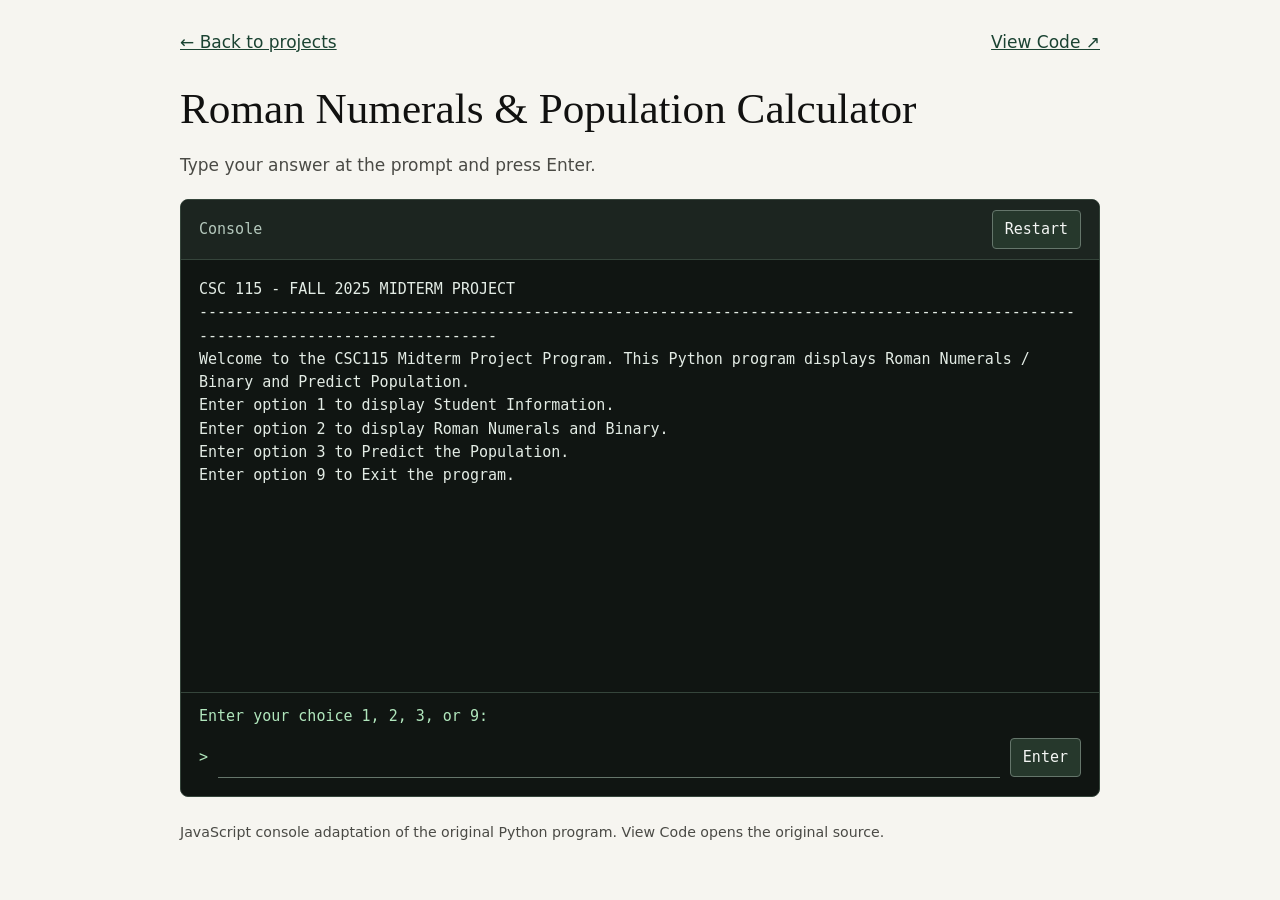
<file: demos/calculator.html>
<!doctype html>
<html lang="en">
<head><meta charset="utf-8"><meta name="viewport" content="width=device-width,initial-scale=1"><title>Roman Numerals &amp; Population Calculator | Sebastian Rivas</title><link rel="icon" href="../SR.ico"><link rel="stylesheet" href="demo.css?v=20260910-console2"></head>
<body><main>
<nav><a href="../index.html#projects">← Back to projects</a><a href="https://github.com/sjr492/Roman-Numerals-Population-Calculator" target="_blank" rel="noopener noreferrer">View Code ↗</a></nav>
<h1>Roman Numerals &amp; Population Calculator</h1><p id="instructions">Type your answer at the prompt and press Enter.</p>
<section class="terminal" aria-label="Interactive console">
<header><span>Console</span><button id="restart" type="button" disabled>Restart</button></header>
<div id="transcript" role="log" aria-label="Console output" aria-live="polite" aria-relevant="additions" tabindex="0"></div>
<form id="console-input" autocomplete="off" hidden><label id="prompt" for="command"></label><div class="input-row"><span aria-hidden="true">&gt;</span><input id="command" name="command" type="text" spellcheck="false" autocapitalize="off" aria-describedby="instructions"><button type="submit">Enter</button></div></form>
<p id="state" role="status">Loading console…</p>
</section><small>JavaScript console adaptation of the original Python program. View Code opens the original source.</small>
<noscript><p>Please enable JavaScript to run the console.</p></noscript>
</main><script type="module">
import('./calculator.mjs?v=20260910-console2').catch(() => {
 document.getElementById('state').textContent = 'The console could not load. Please reload the page to try again.';
});
</script></body></html>
</file>
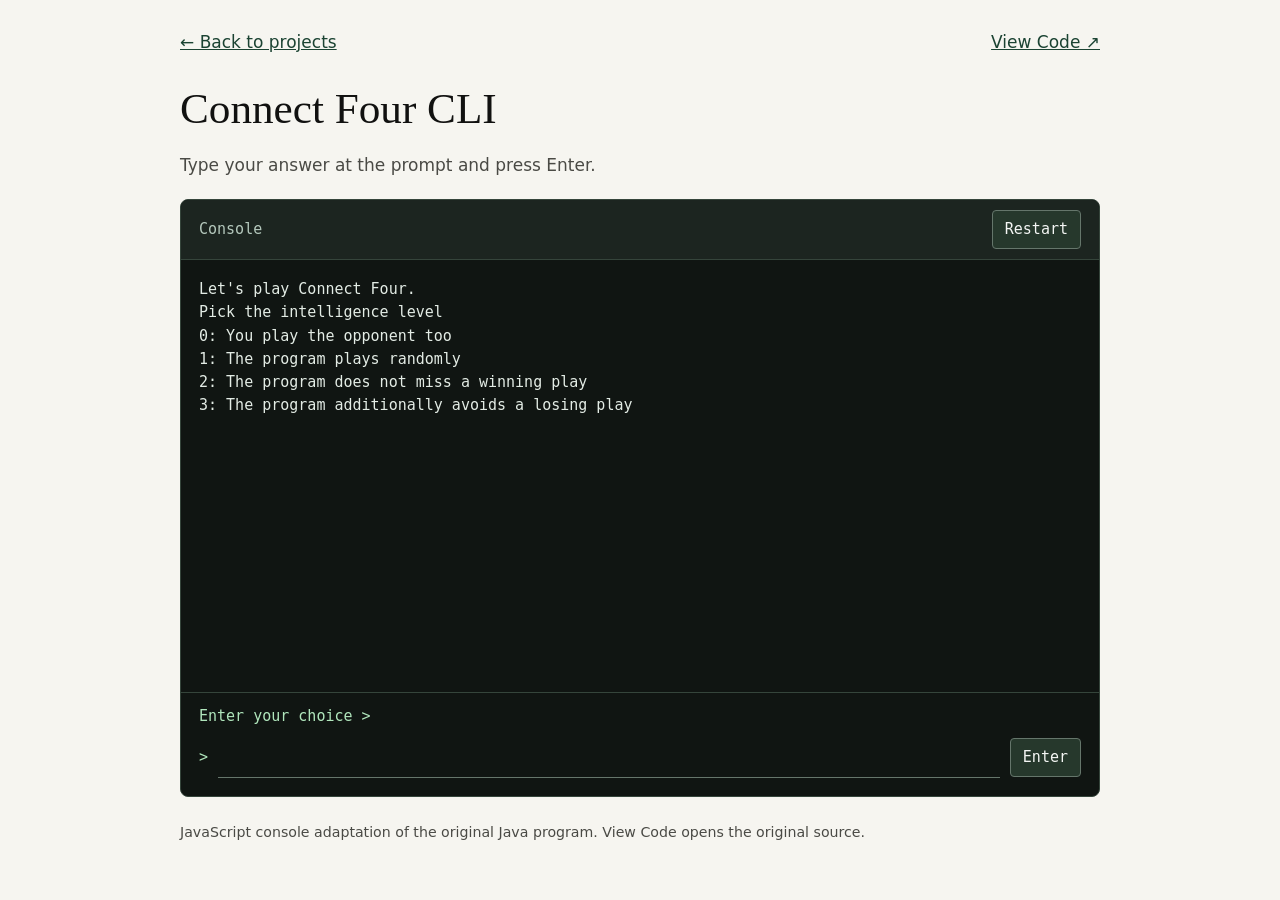
<file: demos/connect-four.html>
<!doctype html>
<html lang="en">
<head><meta charset="utf-8"><meta name="viewport" content="width=device-width,initial-scale=1"><title>Connect Four CLI | Sebastian Rivas</title><link rel="icon" href="../SR.ico"><link rel="stylesheet" href="demo.css?v=20260910-console2"></head>
<body><main>
<nav><a href="../index.html#projects">← Back to projects</a><a href="https://github.com/sjr492/Connect-Four-Game" target="_blank" rel="noopener noreferrer">View Code ↗</a></nav>
<h1>Connect Four CLI</h1><p id="instructions">Type your answer at the prompt and press Enter.</p>
<section class="terminal" aria-label="Interactive console">
<header><span>Console</span><button id="restart" type="button" disabled>Restart</button></header>
<div id="transcript" role="log" aria-label="Console output" aria-live="polite" aria-relevant="additions" tabindex="0"></div>
<form id="console-input" autocomplete="off" hidden><label id="prompt" for="command"></label><div class="input-row"><span aria-hidden="true">&gt;</span><input id="command" name="command" type="text" spellcheck="false" autocapitalize="off" aria-describedby="instructions"><button type="submit">Enter</button></div></form>
<p id="state" role="status">Loading console…</p>
</section><small>JavaScript console adaptation of the original Java program. View Code opens the original source.</small>
<noscript><p>Please enable JavaScript to run the console.</p></noscript>
</main><script type="module">
import('./connect-four.mjs?v=20260910-console2').catch(() => {
 document.getElementById('state').textContent = 'The console could not load. Please reload the page to try again.';
});
</script></body></html>
</file>
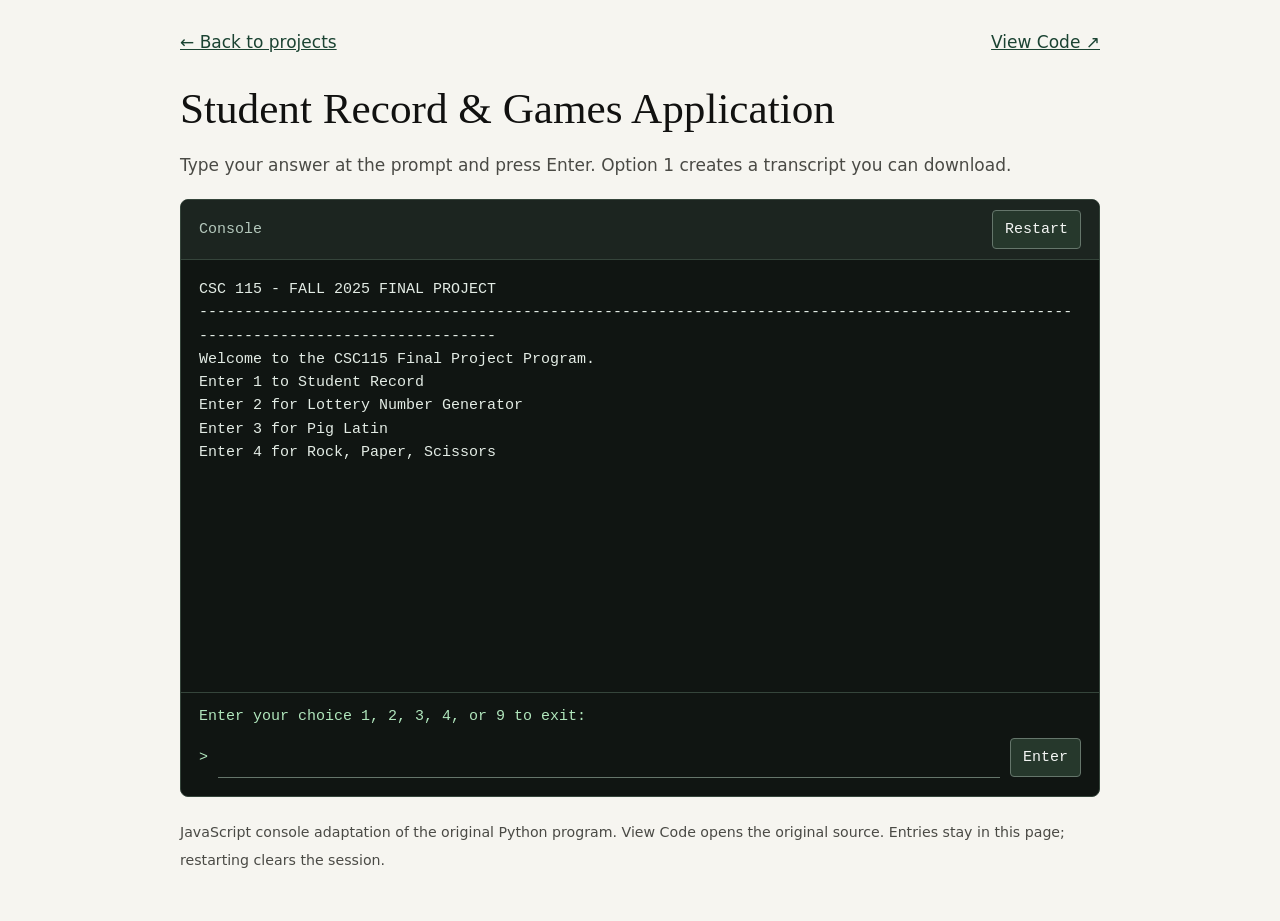
<file: demos/student-record.html>
<!doctype html>
<html lang="en">
<head>
<meta charset="utf-8">
<meta name="viewport" content="width=device-width,initial-scale=1">
<meta name="description" content="Try Sebastian Rivas's Student Record and Games Application in an interactive console: calculate GPAs, download transcripts, and play the additional activities.">
<title>Student Record &amp; Games Application | Sebastian Rivas</title>
<link rel="icon" href="../SR.ico">
<link rel="stylesheet" href="demo.css?v=20260910-console2">
</head>
<body><main>
<nav><a href="../index.html#projects">← Back to projects</a><a href="https://github.com/sjr492/Student-Record-and-Games-Application" target="_blank" rel="noopener noreferrer">View Code ↗</a></nav>
<h1>Student Record &amp; Games Application</h1>
<p id="instructions">Type your answer at the prompt and press Enter. Option 1 creates a transcript you can download.</p>
<section class="terminal" aria-label="Interactive console">
<header><span>Console</span><button id="restart" type="button" disabled>Restart</button></header>
<div id="transcript" role="log" aria-label="Console output" aria-live="polite" aria-relevant="additions" tabindex="0"></div>
<form id="console-input" autocomplete="off" hidden><label id="prompt" for="command"></label><div class="input-row"><span aria-hidden="true">&gt;</span><input id="command" name="command" type="text" spellcheck="false" autocapitalize="off" aria-describedby="instructions"><button type="submit">Enter</button></div></form>
<p id="state" role="status">Loading console…</p>
</section>
<p id="transcript-download" hidden><a id="download-transcript">Download transcript</a></p>
<small>JavaScript console adaptation of the original Python program. View Code opens the original source. Entries stay in this page; restarting clears the session.</small>
<noscript><p>Please enable JavaScript to run the console.</p></noscript>
</main><script type="module">
import('./student-record.mjs?v=20260911-student1').catch(() => {
 document.getElementById('state').textContent = 'The console could not load. Please reload the page to try again.';
});
</script></body></html>
</file>
<file: demos/demo.css>
*{box-sizing:border-box}body{margin:0;background:#f6f5f0;color:#111110;font:17px/1.65 system-ui,sans-serif}main{max-width:960px;margin:auto;padding:28px 20px 48px}nav{display:flex;justify-content:space-between;gap:16px;flex-wrap:wrap}a{color:#1b4332}h1{font:normal clamp(1.8rem,5vw,2.7rem)/1.15 Georgia,serif;margin:28px 0 12px}p,small{color:#4a4a45}button,input{font:inherit}button{cursor:pointer;border:1px solid #65766b;border-radius:4px;padding:7px 12px;background:#26382c;color:#f4f6f4}:focus-visible{outline:2px solid #85c99a;outline-offset:3px}.terminal{margin:20px 0;background:#101512;color:#e3ece5;border:1px solid #35453b;border-radius:8px;overflow:hidden;font:15px/1.55 ui-monospace,SFMono-Regular,Consolas,monospace}.terminal header{display:flex;justify-content:space-between;align-items:center;padding:10px 18px;background:#1c2520;color:#b4c8bc;border-bottom:1px solid #35453b}#transcript{height:clamp(260px,48vh,500px);overflow:auto;padding:18px;white-space:pre-wrap;overflow-wrap:anywhere;tab-size:4}#transcript div{min-height:1.55em}#console-input{padding:12px 18px 18px;border-top:1px solid #35453b}#prompt{display:block;color:#b0e6bc;margin-bottom:8px;overflow-wrap:anywhere}.input-row{display:flex;align-items:center;gap:10px;color:#b0e6bc}#command{flex:1;min-width:0;width:100%;border:0;border-bottom:1px solid #65766b;border-radius:0;padding:8px;background:transparent;color:#fff;caret-color:#b0e6bc;font-size:16px}#state{color:#b0e6bc;margin:0;padding:0 18px 14px}#state:empty{display:none}[hidden]{display:none!important}@media(max-width:480px){main{padding:20px 12px}.terminal{font-size:13px}#transcript{padding:12px}#console-input{padding:12px}}
</file>
